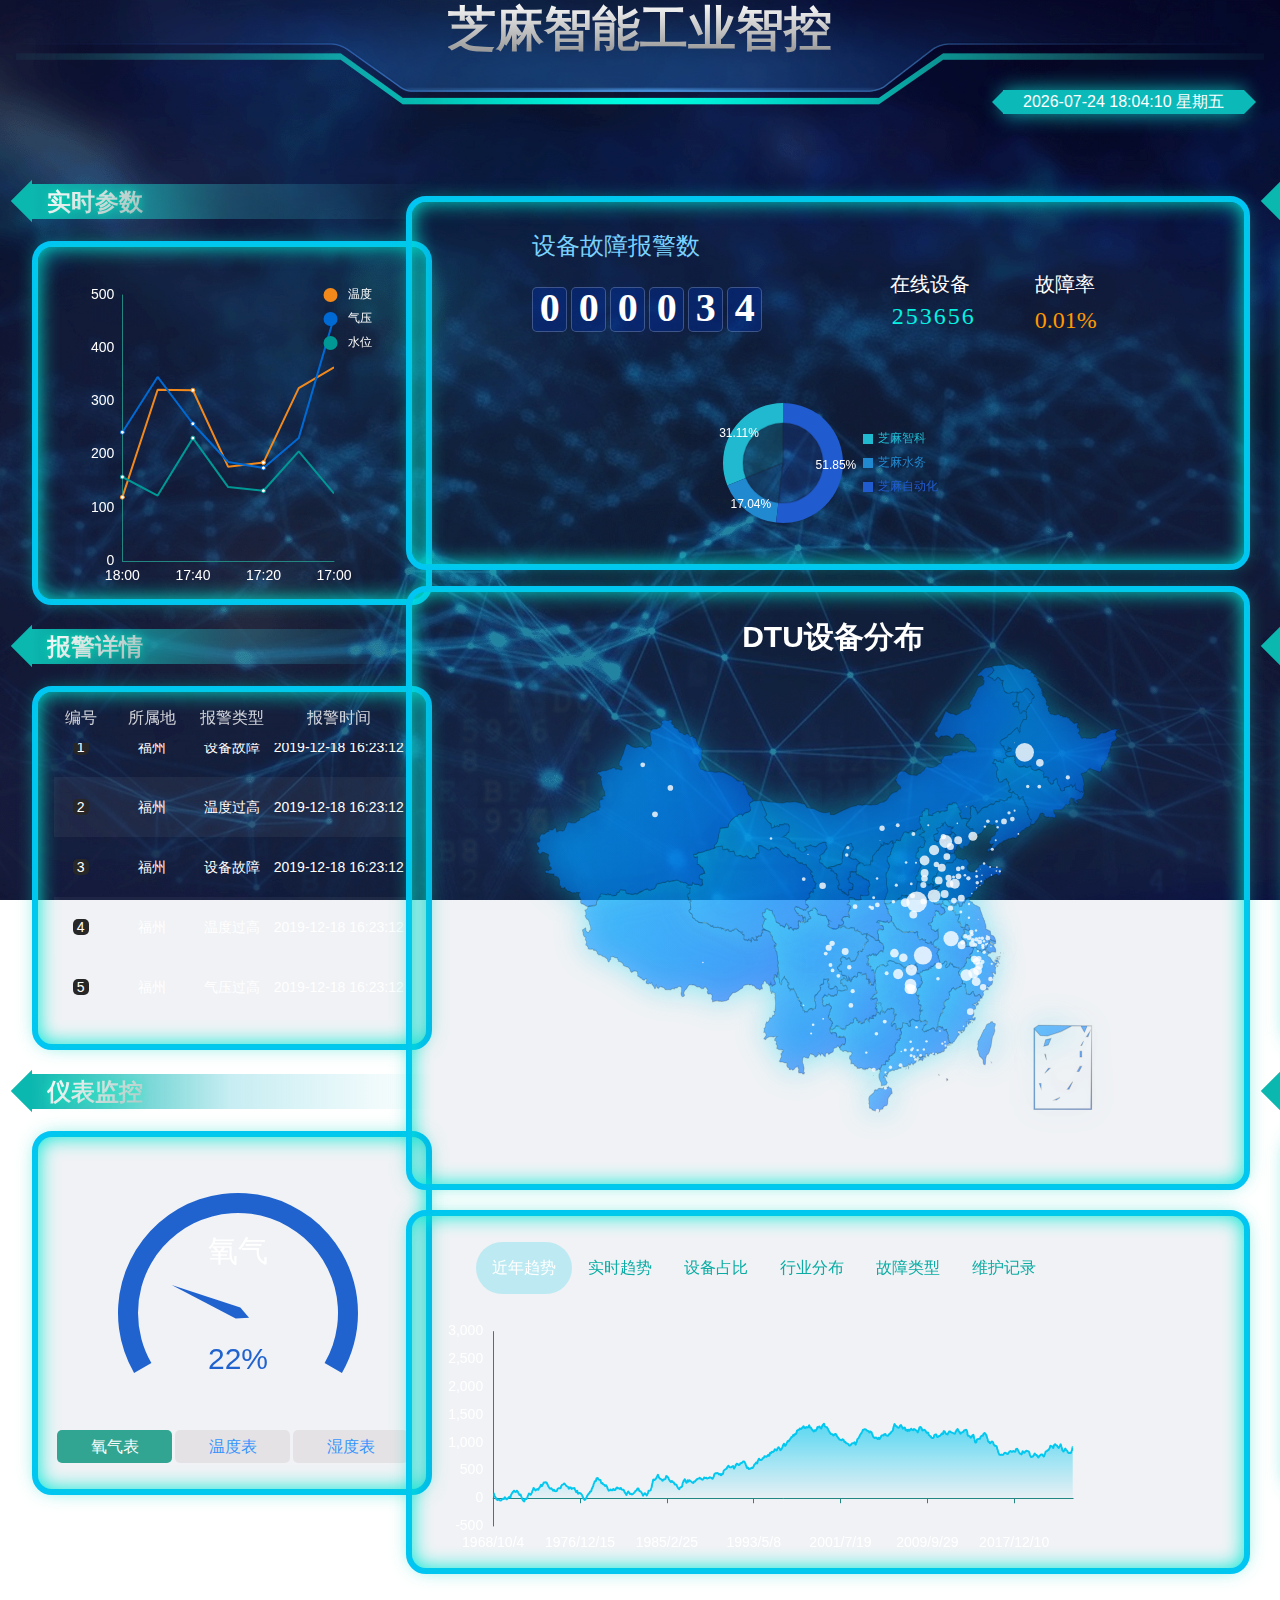
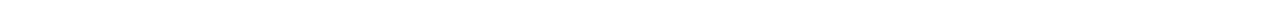
<file: index.html>
<!DOCTYPE html>
<html lang="en">

<head>
  <meta charset="UTF-8">
  <meta name="viewport" content="width=device-width, initial-scale=1.0">
  <meta http-equiv="X-UA-Compatible" content="IE=edge" />
  <link rel="stylesheet" href="./css/bootstrap.min.css">
  <link rel="stylesheet" href="./css/style.css">
  <link rel="stylesheet" href="./css/scroll.css">
  <link href="img/favicon.ico" rel="SHORTCUT ICON" />
  <title>芝麻智能工业智控</title>
  <script>
    //更新系统时间
    // window.onload=startTime();
    setInterval(startTime, 1000)

    function startTime() {
      var today = new Date(); //定义日期对象   
      var yyyy = today.getFullYear(); //通过日期对象的getFullYear()方法返回年    
      var MM = today.getMonth() + 1; //通过日期对象的getMonth()方法返回年    
      var dd = today.getDate(); //通过日期对象的getDate()方法返回年     
      var hh = today.getHours(); //通过日期对象的getHours方法返回小时   
      var mm = today.getMinutes(); //通过日期对象的getMinutes方法返回分钟   
      var ss = today.getSeconds(); //通过日期对象的getSeconds方法返回秒   
      // 如果分钟或小时的值小于10，则在其值前加0，比如如果时间是下午3点20分9秒的话，则显示15：20：09   
      MM = checkTime(MM);
      dd = checkTime(dd);
      mm = checkTime(mm);
      ss = checkTime(ss);
      var day; //用于保存星期（getDay()方法得到星期编号）
      if (today.getDay() == 0) day = "星期日 "
      if (today.getDay() == 1) day = "星期一 "
      if (today.getDay() == 2) day = "星期二 "
      if (today.getDay() == 3) day = "星期三 "
      if (today.getDay() == 4) day = "星期四 "
      if (today.getDay() == 5) day = "星期五 "
      if (today.getDay() == 6) day = "星期六 "
      document.getElementById('nowDateTimeSpan').innerHTML = yyyy + "-" + MM + "-" + dd + " " + hh + ":" + mm + ":" +
        ss + "   " + day;
      // setTimeout('startTime()',1000)
    }

    function checkTime(i) {
      if (i < 10) {
        i = "0" + i;
      }
      return i;
    };
  </script>
</head>

<body>
  <header>
    <h1 class="header-title">芝麻智能工业智控</h1>
    <span class="time" id="nowDateTimeSpan">当前时间获取中....</span>
  </header>
  <main>
    <div class="left">
      <div class="zm-container">
        <p class="zm-title"><span>实时参数</span></p>
        <div class="zm-box">
          <div id="echart_line" style="width: 300px;height:20rem;"></div>
        </div>
      </div>
      <div class="zm-container">
        <p class="zm-title"><span>报警详情</span></p>
        <div class="zm-box">
          <div class="boxall" style="width: 25rem;height:20rem;">
            <p class="pth"> <span>编号</span> <span>所属地</span> <span>报警类型</span> <span>报警时间</span> </p>
            <div class="zm-wrap">
              <li>
                <p> <span><i>1</i></span> <span>福州</span> <span>设备故障</span> <span>2019-12-18 16:23:12</span> </p>
              </li>
              <li>
                <p> <span><i>2</i></span> <span>福州</span> <span>温度过高</span> <span>2019-12-18 16:23:12</span> </p>
              </li>
              <li>
                <p> <span><i>3</i></span> <span>福州</span> <span>设备故障</span> <span>2019-12-18 16:23:12</span> </p>
              </li>
              <li>
                <p> <span><i>4</i></span> <span>福州</span> <span>温度过高</span> <span>2019-12-18 16:23:12</span> </p>
              </li>
              <li>
                <p> <span><i>5</i></span> <span>福州</span> <span>气压过高</span> <span>2019-12-18 16:23:12</span> </p>
              </li>
              <li>
                <p> <span><i>6</i></span> <span>福州</span> <span>设备故障</span> <span>2019-12-18 16:23:12</span> </p>
              </li>
              <li>
                <p> <span><i>7</i></span> <span>福州</span> <span>电压过低</span> <span>2019-12-18 16:23:12</span> </p>
              </li>
              <li>
                <p> <span><i>8</i></span> <span>福州</span> <span>设备故障</span> <span>2019-12-18 16:23:12</span> </p>
              </li>
              <li>
                <p> <span><i>9</i></span> <span>福州</span> <span>设备故障</span> <span>2019-12-18 16:23:12</span> </p>
              </li>
              <li>
                <p> <span><i>10</i></span> <span>福州</span> <span>电压过低</span> <span>2019-12-18 16:23:12</span> </p>
              </li>
              <li>
                <p> <span><i>11</i></span> <span>福州</span> <span>设备故障</span> <span>2019-12-18 16:23:12</span> </p>
              </li>
              <li>
                <p> <span><i>12</i></span> <span>福州</span> <span>气压过低</span> <span>2019-12-18 16:23:12</span> </p>
              </li>
              <li>
                <p> <span><i>13</i></span> <span>福州</span> <span>气压过高</span> <span>2019-12-18 16:23:12</span> </p>
              </li>
              <li>
                <p> <span><i>14</i></span> <span>福州</span> <span>气压过低</span> <span>2019-12-18 16:23:12</span> </p>
              </li>
            </div>
          </div>
        </div>
      </div>
       <div class="zm-container">
        <p class="zm-title"><span>仪表监控</span></p>
        <div class="zm-box">
          <div class="content_middle" style="width: 25rem;height:20rem">
            <div class="common_da">
              <a class="common btnLeft" href="javascript:;"></a>
              <a class="common btnRight" href="javascript:;"></a>
            </div>
            <ul>
              <li style="opacity: 100;filter:alpha(opacity=1);">
                <div id="echart_gauge_oxygen" style="width: 25rem;height:20rem;"></div>
              </li>
              <li>
                <div id="echart_gauge_temperature" style="width: 25rem;height:20rem;"></div>
              </li>
              <li>
                <div id="echart_gauge_humidity" style="width: 25rem;height:20rem;"></div>
              </li>
            </ul>
            <div class="table">
              <a class="small_active" href="javascript:;">氧气表</a>
              <a href="javascript:;">温度表</a>
              <a href="javascript:;">湿度表</a>
            </div>
          </div>
        </div>
      </div>
      

    </div>
    <div class="center">
      <div class="zm-box">
        <div>
          <div class="center-top">
            <div class="wei">
              <p class="dtu-online">设备故障报警数</p>
              <div id="dtuOnline" class="num">
                <span>正</span>
                <span>在</span>
                <span>加</span>
                <span>载</span>
                <span>中</span>
                <span>...</span>
              </div>
  
            </div>
            <div class="wei2">
              <div class="zi1">
                <div class="top-title">在线设备</div>
                <input id="total" type="text" class="change2" value="加载中..." />
              </div>
              <div class="zi2">
                <div class="top-title">故障率</div>
                <div class="percentage" id="pie">加载中...</div>
              </div>
            </div>
          </div>
          <div class="center-bottom">
            <div class="wei3">
              <div class="k8" id="echart_spie"></div>
            </div>
          </div>
        </div>
          
      </div>
      <div class="zm-container">
        <div class="zm-box">
          <div id="map" style="width: 50rem;height:35rem"></div>
        </div>
      </div>
      <div class="zm-container">
        <div class="zm-box">
          <div class="zmWrap">
          </div>
          <li class="label-switch" style="width: 50rem;height:20rem;">
            <ul class="tab-label">
              <li class="checked">近年趋势</li>
              <li>实时趋势</li>
              <li>设备占比</li>
              <li>行业分布</li>
              <li>故障类型</li>
              <li>维护记录</li>
            </ul>

            <ul class="tab-content" style="width: 42rem;height:20rem;">
              <li>
                <div id="tabEchart1" style="width: 42rem;height:15rem;"></div>
              </li>
              <li>
                <div id="tabEchart2" style="width: 42rem;height:15rem;"></div>
              </li>
              <li>
                <div class="tab3-pipe" style="width: 42rem;height:15rem;">
                  <div id="tab3_chart01" style="width: 33%;height:15rem;"></div>
                  <div id="tab3_chart02" style="width: 33%;height:15rem;"></div>
                  <div id="tab3_chart03" style="width: 33%;height:15rem;"></div>
                </div>
              </li>
              <li>
                <div id="tabEchart4" style="width: 42rem;height:15rem;"></div>
              </li>
              <li class="current">
                <div id="tabEchart5" style="width: 42rem;height:15rem;"></div>
              </li>
              <li>
                <div id="repairService-records" style="width: 42rem;height:15rem;">
                  <div class="boxall table2" style="width: 42rem;height:15rem;">
                    <p class="pth2"> <span>维护时间</span> <span>维护人</span> <span>维护地点</span> <span>维护详情</span> </p>
                    <ul class="zm-wrap2">
                      <li>
                        <p>
                          <span>2019-12-26</span>
                          <span>解决方案部xxx</span>
                          <span>福州</span>
                          <span>Plc排查</span>
                        </p>
                      </li>
                      <li>
                        <p>
                          <span>2019-12-26</span>
                          <span>解决方案部xxx</span>
                          <span>福州</span>
                          <span>Plc排查</span>
                        </p>
                      </li>
                      <li>
                        <p>
                          <span>2019-12-26</span>
                          <span>解决方案部xxx</span>
                          <span>福州</span>
                          <span>Plc排查</span>
                        </p>
                      </li>
                      <li>
                        <p>
                          <span>2019-12-26</span>
                          <span>解决方案部xxx</span>
                          <span>福州</span>
                          <span>Plc排查</span>
                        </p>
                      </li>
                      <li>
                        <p>
                          <span>2019-12-26</span>
                          <span>解决方案部xxx</span>
                          <span>福州</span>
                          <span>Plc排查</span>
                        </p>
                      </li>
                      <li>
                        <p>
                          <span>2019-12-26</span>
                          <span>解决方案部xxx</span>
                          <span>福州</span>
                          <span>Plc排查</span>
                        </p>
                      </li>
                      <li>
                        <p>
                          <span>2019-12-26</span>
                          <span>解决方案部xxx</span>
                          <span>福州</span>
                          <span>Plc排查</span>
                        </p>
                      </li>
                      <li>
                        <p>
                          <span>2019-12-26</span>
                          <span>解决方案部xxx</span>
                          <span>福州</span>
                          <span>Plc排查</span>
                        </p>
                      </li>
                    </ul>
                  </div>
                </div>
              </li>
            </ul>
        </div>
      </div>
    </div>
    <div class="right" >
      <div class="zm-container">
        <p class="zm-title"><span>设备运行</span></p>
        <div class="zm-box">
          <div id="echart_bar" style="width: 25rem;height:20rem"></div>
        </div>
      </div>
      <div class="zm-container">
        <p class="zm-title"><span>实时数据</span></p>
        <div class="zm-box">
          <div id="echart_realTimeData_line" style="width: 25rem;height:20rem"></div>
        </div>
      </div>
      <div class="zm-container">
        <p class="zm-title"><span>多行业</span></p>
        <div class="zm-box">
          <div id="echart_pie" style="width: 25rem;height:20rem"></div>
        </div>
      </div>
    </div>
  </main>
  <script type="text/javascript" src="./js/jquery.3.4.1.min.js"></script>
  <script type="text/javascript" src="./js/jquery.liMarquee.js"></script>
  <script type="text/javascript" src="js/echarts.min.js"></script>
  <script type="text/javascript" src="js/china.js"></script>
  <script type="text/javascript" src="js/index.js"></script>
  <script type="text/javascript" src="js/map.js"></script>
  <!-- <script type="text/javascript">
  s = window.screen.width / 1920;
  document.body.style.zoom = s;</script> -->
  <script type="text/javascript">
    //实时报警滚动
    $(function () {
      $('.zm-wrap').liMarquee({
        direction: 'up', //身上滚动
        runshort: true, //内容不足时不滚动
        scrollamount: 20 //速度
      });
    });
  </script>
  <script type="text/javascript">
    //维护记录滚动
    $(function (){
      var li = $('.tab-label li:nth-child(6)');
      li.onclick = repairRecords();

      function repairRecords() {
        $('.zm-wrap2').liMarquee({
          direction: 'up', //身上滚动
          runshort: true, //内容不足时不滚动
          scrollamount: 20 //速度
        });
      }
    })
  </script>
  <script type="text/javascript">
    $(function (){ //选项卡切换
      var li = $('.tab-label li');
      var div = $('.tab-content div');
      li.each(function (index) {
        $(this).click(function () {
          $('.tab-label li.checked').removeClass('checked') && $(this).addClass('checked'); //隐藏显示切换标签
          $(".tab-content li:eq(" + index + ")").show().siblings().hide() //隐藏显示内容
        })
      })
    })
  </script>
  <script  type="text/javascript">
    $(function (){ //设备在线数量刷新
      var online = 20;

      function onlineUpdate() {
        online += 7;
        var str = online.toString();
        switch (str.length) {
          case 6:
            str = str;
            break;
          case 5:
            str = '0' + str;
            break;
          case 4:
            str = '00' + str;
            break;
          case 3:
            str = '000' + str;
            break;
          case 2:
            str = '0000' + str;
            break;
          case 1:
            str = '00000' + str;
            break;
          case 0:
            str = '000000';
            break;
        }
        for (var i = 0; i < str.length; i++) {
          var span = document.querySelector(".num span:nth-child(".concat(i + 1, ")"));
          span.innerHTML = str.substring(i, i + 1);
        }
      }
      setInterval(onlineUpdate, 500)
    })

    window.onload = set_tine(); //设备总数量
    var total = 253456;

    function set_tine() {
      setTimeout(function () {
        total += 100;
        document.getElementById('total').value = total;
        set_tine();
      }, 500)
    }

    $(function (){ //故障率
      var pie = '76.34%';
      var online = '';
      var num = document.querySelector(".num");

      function set_pie() {
        online = '';
        for (i = 0; i < num.childElementCount; i++) {
          var span = document.querySelector(".num span:nth-child(".concat(i + 1, ")")).innerHTML;
          online += span;
        }
        online = parseInt(online);
        var span = document.querySelector(".num span:nth-child(".concat(i + 1, ")"));
        pie = (online / total * 100).toFixed(2);
        if (!isNaN(pie)) {
          document.getElementById('pie').innerHTML = pie + '%'
        } else {
          document.getElementById('pie').innerHTML = '加载中...';
        }

      }
      setInterval(set_pie, 500)
      set_pie();
    })
  </script>
  <script>
    $(function (){ //仪表盘轮播
      var aSmall = $('.content_middle .table a');
      var aLi = $('.content_middle ul li');
      var iNow = 0;
      aSmall.click(function () {
        var n = $(this).index();
        iNow = n;
        aLi.eq(iNow).siblings().stop().animate({
          opacity: 0
        }, 100);
        aLi.eq(iNow).stop().animate({
          opacity: 1
        }, 100);
        aSmall.eq(iNow).addClass('small_active').siblings().removeClass('small_active')
      })
    })
  </script>
</body>

</html>
</file>
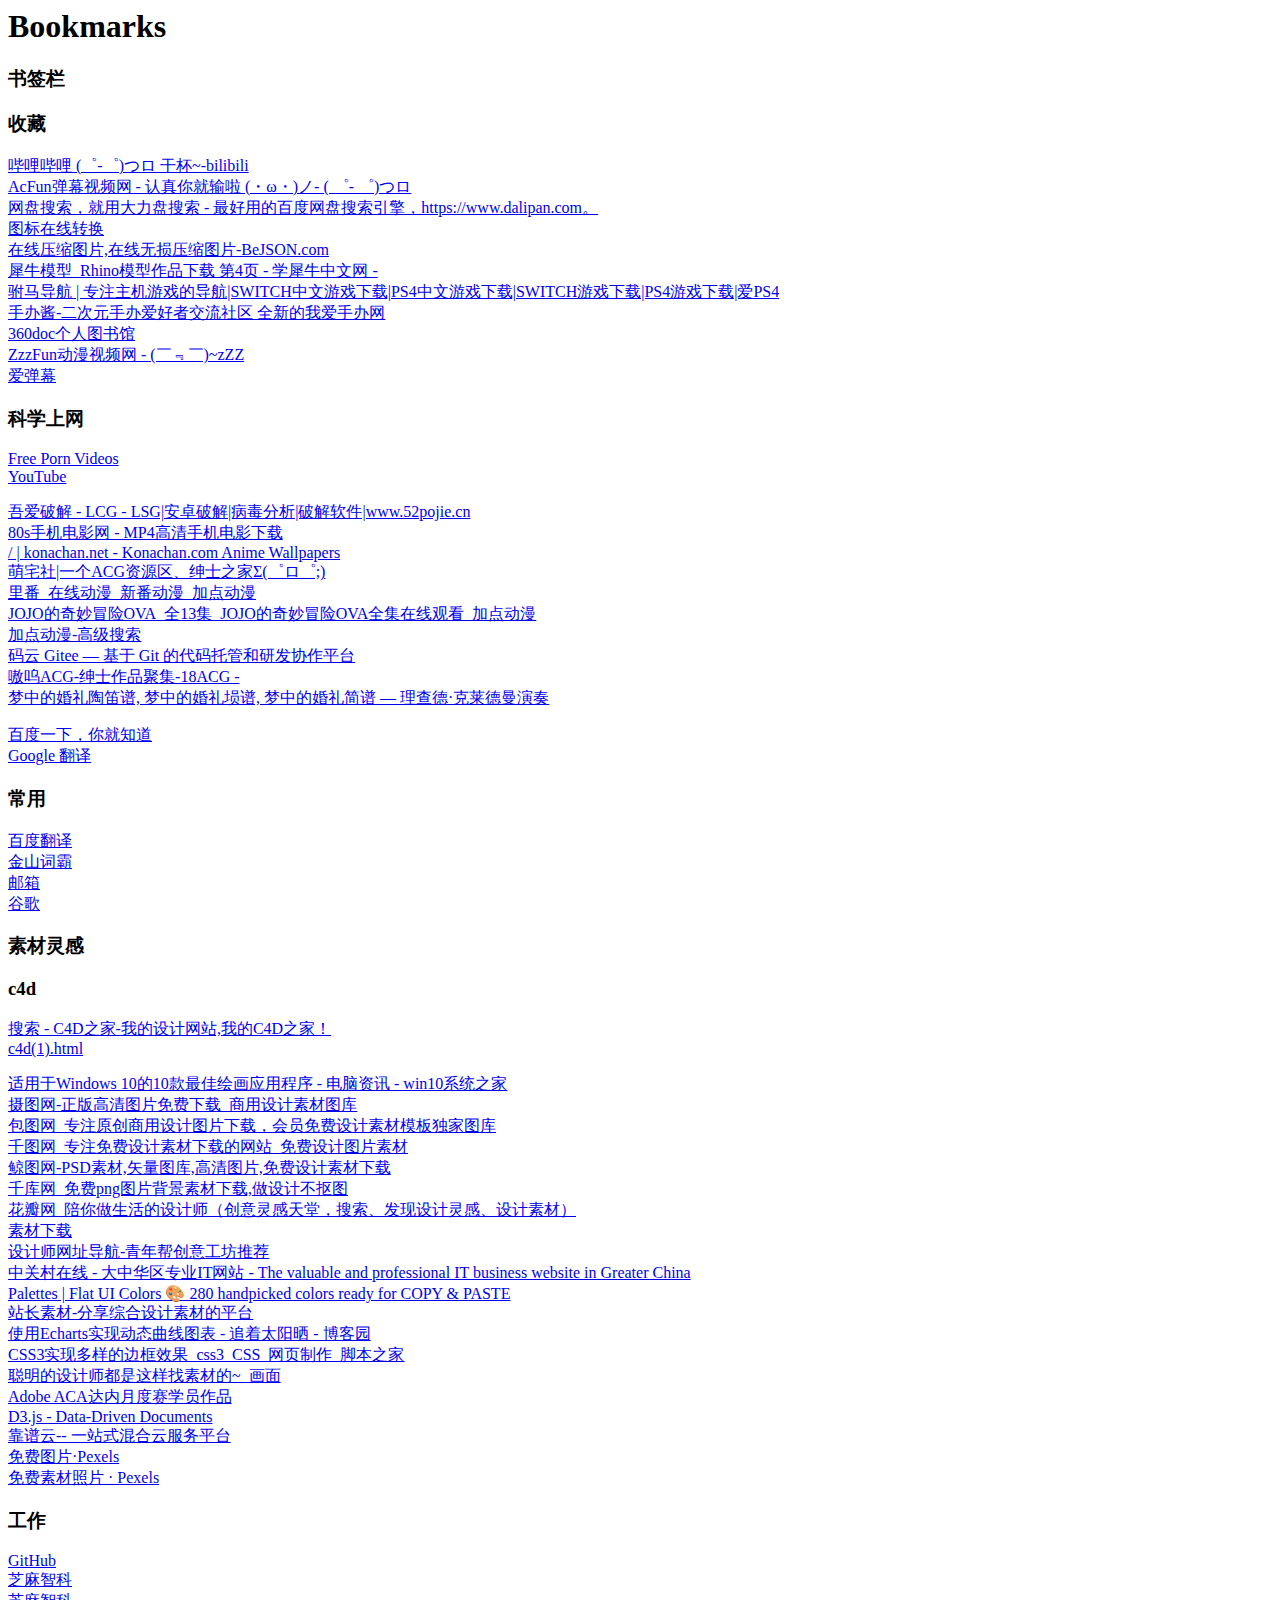
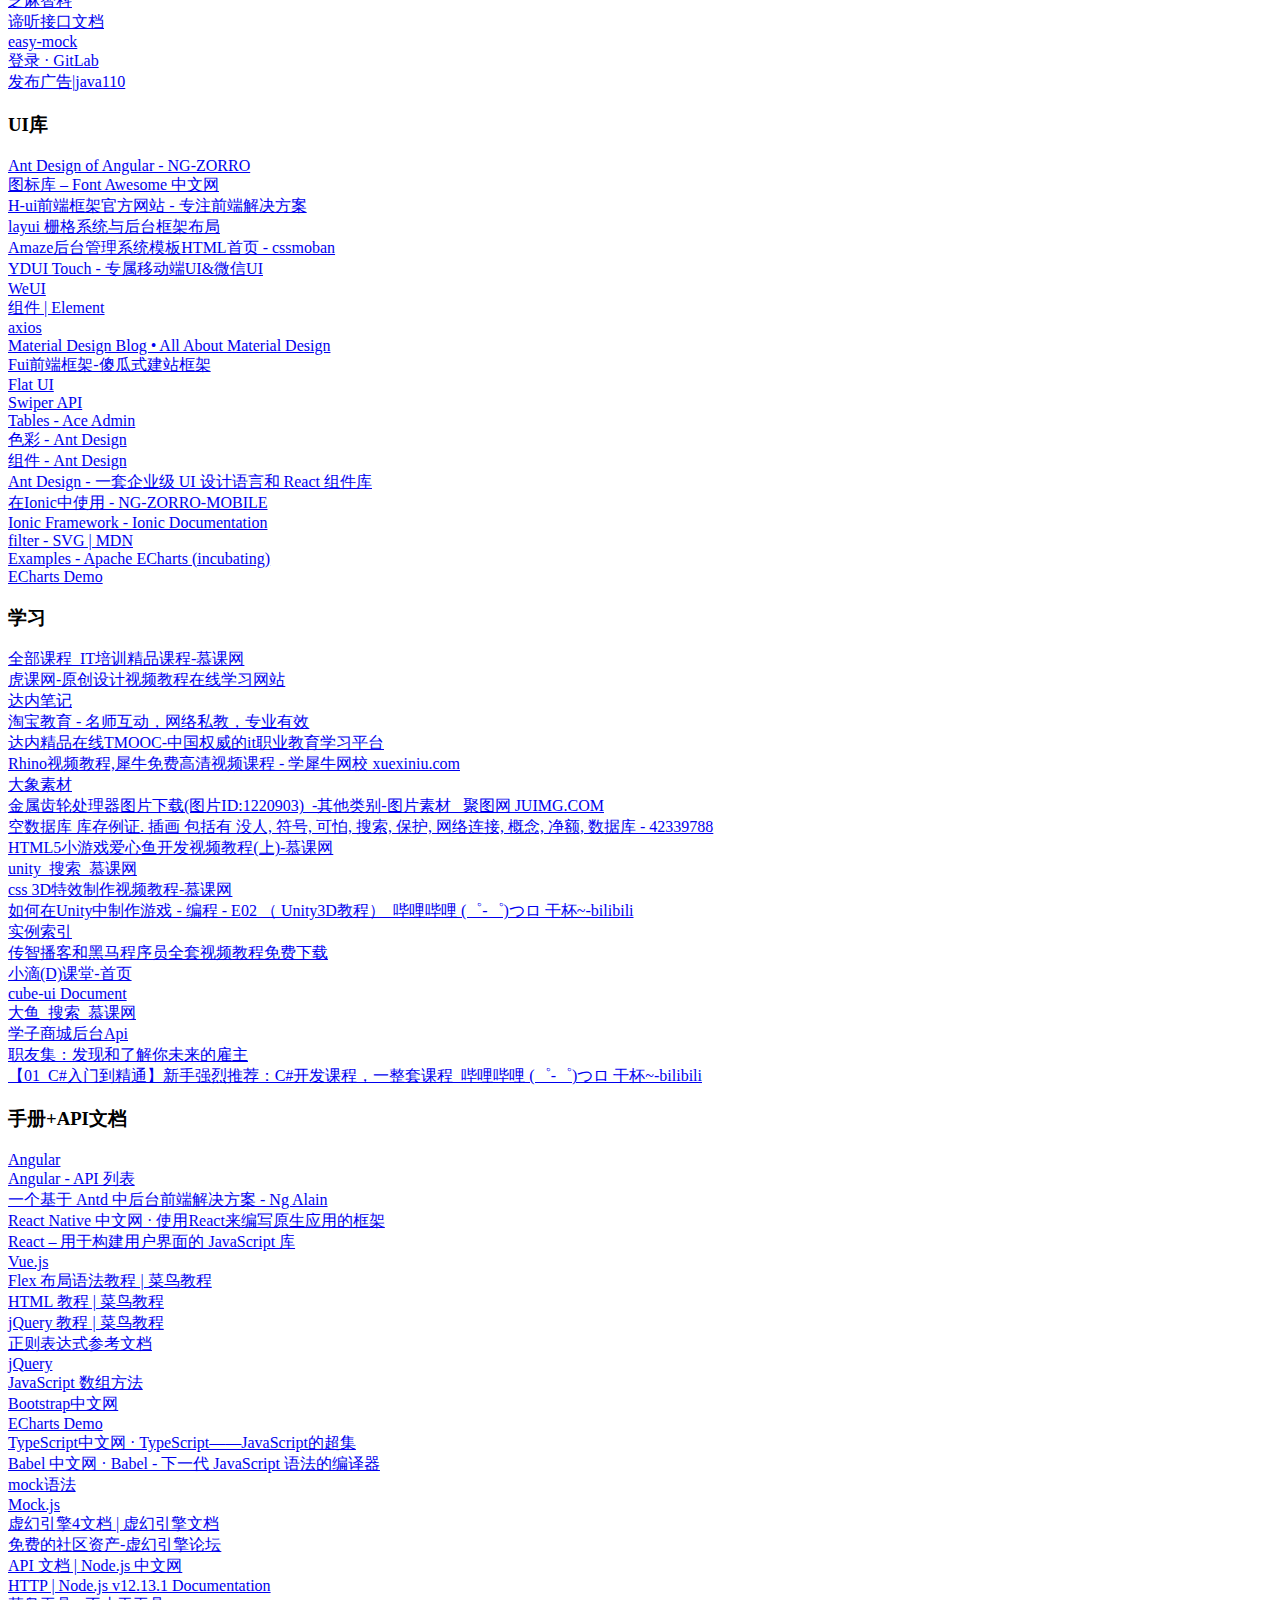
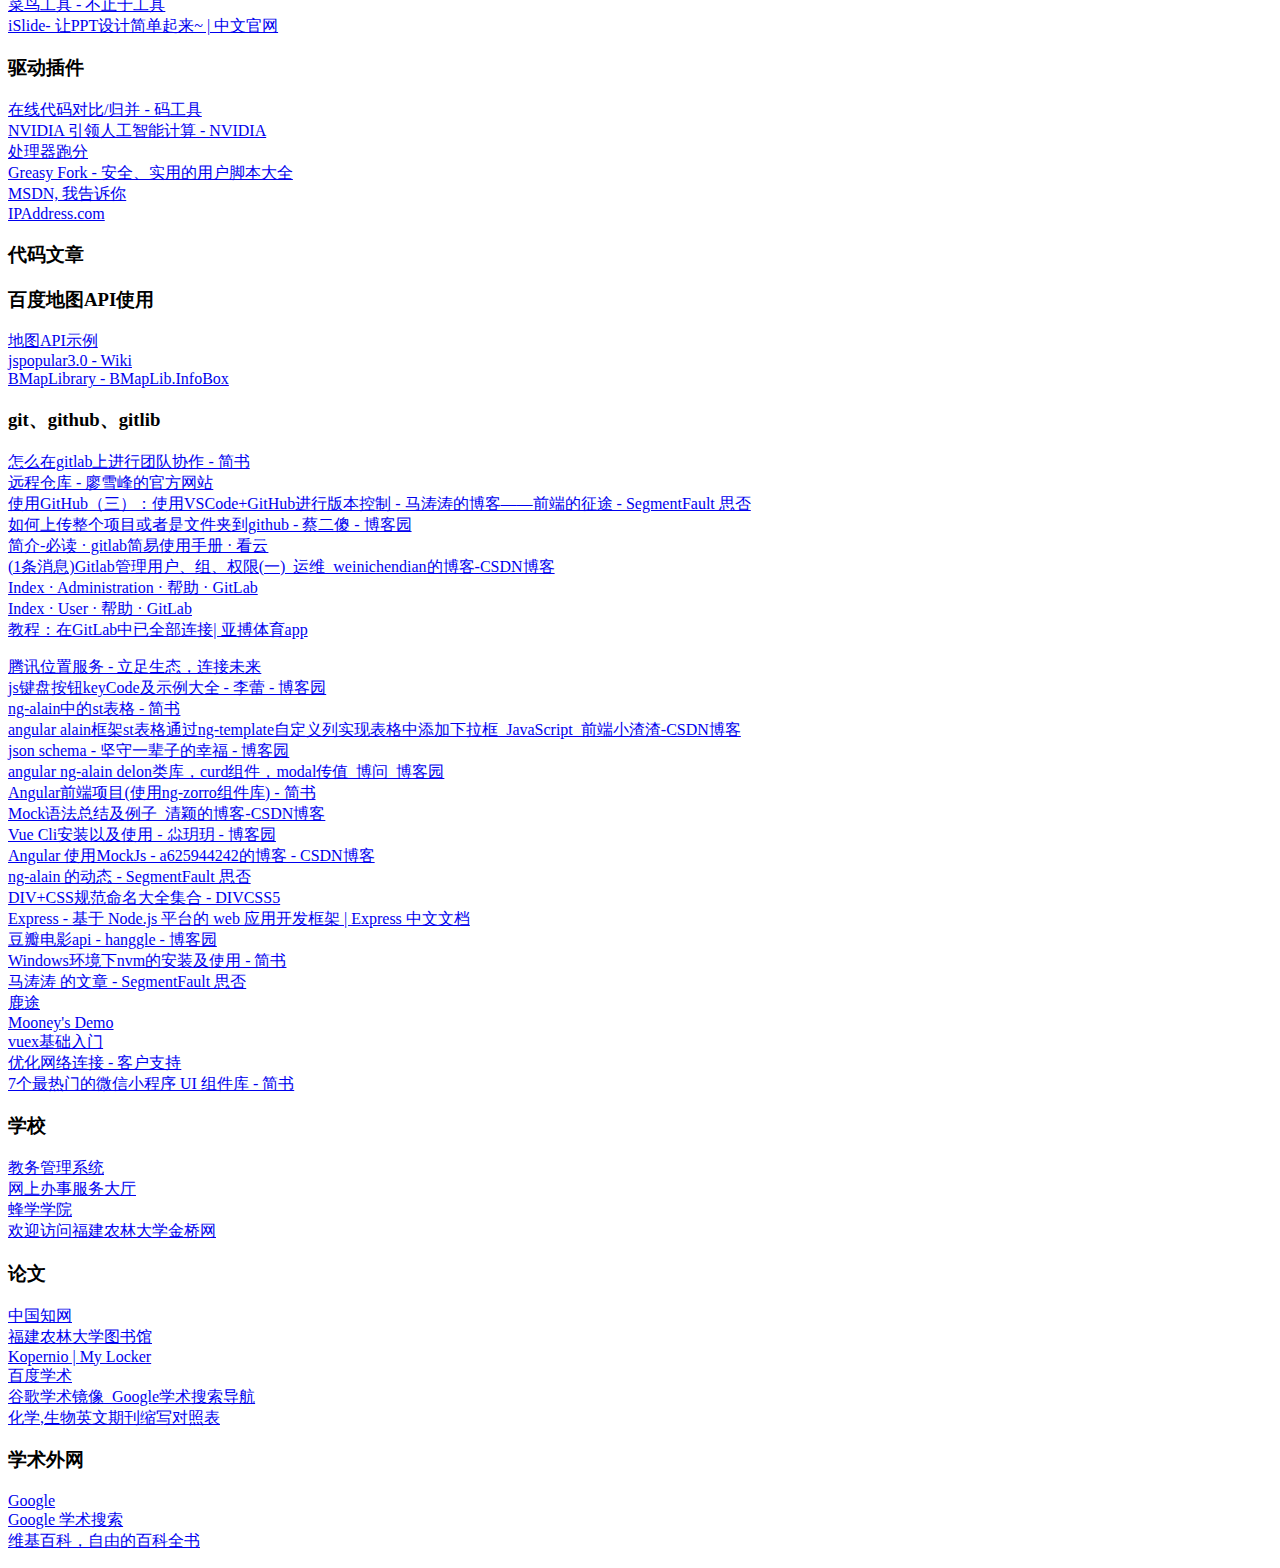
<file: 书签.html>
<!DOCTYPE NETSCAPE-Bookmark-file-1>
<!-- This is an automatically generated file.
     It will be read and overwritten.
     DO NOT EDIT! -->
<META HTTP-EQUIV="Content-Type" CONTENT="text/html; charset=UTF-8">
<TITLE>Bookmarks</TITLE>
<H1>Bookmarks</H1>
<DL><p>
    <DT><H3 ADD_DATE="1566061769" LAST_MODIFIED="1583896768" PERSONAL_TOOLBAR_FOLDER="true">书签栏</H3>
    <DL><p>
        <DT><H3 ADD_DATE="1566061795" LAST_MODIFIED="1583811140">收藏</H3>
        <DL><p>
            <DT><A HREF="https://www.bilibili.com/" ADD_DATE="1557655476" ICON="[data-uri]">哔哩哔哩 (゜-゜)つロ 干杯~-bilibili</A>
            <DT><A HREF="https://www.acfun.cn/" ADD_DATE="1579096477" ICON="[data-uri]">AcFun弹幕视频网 - 认真你就输啦 (・ω・)ノ- ( ゜- ゜)つロ</A>
            <DT><A HREF="https://www.dalipan.com/" ADD_DATE="1577350843" ICON="[data-uri]">网盘搜索，就用大力盘搜索 - 最好用的百度网盘搜索引擎，https://www.dalipan.com。</A>
            <DT><A HREF="https://www.easyicon.net/covert/" ADD_DATE="1566019137" ICON="[data-uri]">图标在线转换</A>
            <DT><A HREF="http://www.bejson.com/ui/compress_img/" ADD_DATE="1566288530" ICON="[data-uri]">在线压缩图片,在线无损压缩图片-BeJSON.com</A>
            <DT><A HREF="http://www.xuexiniu.com/forum.php?mod=forumdisplay&fid=21&sortid=8&filter=sortid&sortid=8&searchsort=1&leibie=9&page=4" ADD_DATE="1566306023" ICON="[data-uri]">犀牛模型_Rhino模型作品下载 第4页 - 学犀牛中文网 -</A>
            <DT><A HREF="https://loveps4.com/" ADD_DATE="1571058298">驸马导航 | 专注主机游戏的导航|SWITCH中文游戏下载|PS4中文游戏下载|SWITCH游戏下载|PS4游戏下载|爱PS4</A>
            <DT><A HREF="https://www.shoubanjiang.com/anime" ADD_DATE="1571738620" ICON="[data-uri]">手办酱-二次元手办爱好者交流社区 全新的我爱手办网</A>
            <DT><A HREF="http://www.360doc.com/index.html" ADD_DATE="1574253698" ICON="[data-uri]">360doc个人图书馆</A>
            <DT><A HREF="http://www.zzzfun.com/?m=vod-type-id-1.html&tdsourcetag=s_pctim_aiomsg" ADD_DATE="1575878329">ZzzFun动漫视频网 - (￣﹃￣)~zZZ</A>
            <DT><A HREF="https://idanmu.at/" ADD_DATE="1534486687" ICON="[data-uri]">爱弹幕</A>
            <DT><H3 ADD_DATE="1577350902" LAST_MODIFIED="1578906790">科学上网</H3>
            <DL><p>
                <DT><A HREF="https://www.pornhub.com/" ADD_DATE="1560229714" ICON="[data-uri]">Free Porn Videos</A>
                <DT><A HREF="https://www.youtube.com/" ADD_DATE="1560231093" ICON="[data-uri]">YouTube</A>
            </DL><p>
            <DT><A HREF="https://www.52pojie.cn/" ADD_DATE="1578018251" ICON="[data-uri]">吾爱破解 - LCG - LSG|安卓破解|病毒分析|破解软件|www.52pojie.cn</A>
            <DT><A HREF="http://www.8080s.net/" ADD_DATE="1578449533" ICON="[data-uri]">80s手机电影网 - MP4高清手机电影下载</A>
            <DT><A HREF="http://konachan.net/post?tags=" ADD_DATE="1579156170" ICON="[data-uri]">/ | konachan.net - Konachan.com Anime Wallpapers</A>
            <DT><A HREF="https://mzsacg.com/" ADD_DATE="1579481270" ICON="[data-uri]">萌宅社|一个ACG资源区、绅士之家Σ(゜ロ゜;)</A>
            <DT><A HREF="https://www.jiadiandm.net/" ADD_DATE="1579481309">里番_在线动漫_新番动漫_加点动漫</A>
            <DT><A HREF="https://www.jiadiandm.net/rhdm/8630/" ADD_DATE="1579481373">JOJO的奇妙冒险OVA_全13集_JOJO的奇妙冒险OVA全集在线观看_加点动漫</A>
            <DT><A HREF="https://www.jiadiandm.net/search.php?searchtype=5&jq=%E8%82%89%E7%89%87" ADD_DATE="1579481546">加点动漫-高级搜索</A>
            <DT><A HREF="https://gitee.com/" ADD_DATE="1579513521" ICON="[data-uri]">码云 Gitee — 基于 Git 的代码托管和研发协作平台</A>
            <DT><A HREF="https://awacgg2.vip/" ADD_DATE="1582941884" ICON="[data-uri]">嗷呜ACG-绅士作品聚集-18ACG -</A>
            <DT><A HREF="http://www.happi123.com/jianpu/jriwb1Zb1.html" ADD_DATE="1564891429" ICON="[data-uri]">梦中的婚礼陶笛谱, 梦中的婚礼埙谱, 梦中的婚礼简谱 — 理查德·克莱德曼演奏</A>
        </DL><p>
        <DT><A HREF="https://www.baidu.com/" ADD_DATE="1565187923" ICON="[data-uri]">百度一下，你就知道</A>
        <DT><A HREF="https://translate.google.cn/" ADD_DATE="1535304370" ICON="[data-uri]">Google 翻译</A>
        <DT><H3 ADD_DATE="1583800757" LAST_MODIFIED="1583800779">常用</H3>
        <DL><p>
            <DT><A HREF="https://fanyi.baidu.com/?aldtype=16047#auto/zh" ADD_DATE="1577933367" ICON="[data-uri]">百度翻译</A>
            <DT><A HREF="http://www.iciba.com/" ADD_DATE="1574756045" ICON="[data-uri]">金山词霸</A>
            <DT><A HREF="https://mail.qq.com/cgi-bin/loginpage" ADD_DATE="1555999578" ICON="[data-uri]">邮箱</A>
            <DT><A HREF="http://www.google.com/" ADD_DATE="1565403319" ICON="[data-uri]">谷歌</A>
        </DL><p>
        <DT><H3 ADD_DATE="1566061795" LAST_MODIFIED="1583896470">素材灵感</H3>
        <DL><p>
            <DT><H3 ADD_DATE="1574733405" LAST_MODIFIED="1576459542">c4d</H3>
            <DL><p>
                <DT><A HREF="http://www.c4d.cn/search.php?mod=forum" ADD_DATE="1568185203" ICON="[data-uri]">搜索 - C4D之家-我的设计网站,我的C4D之家！</A>
                <DT><A HREF="file:///C:/Users/Admin/Downloads/c4d(1).html" ADD_DATE="1576457892">c4d(1).html</A>
            </DL><p>
            <DT><A HREF="http://www.ghost580.com/zixun/2017-11-14/22593.html" ADD_DATE="1564732797" ICON="[data-uri]">适用于Windows 10的10款最佳绘画应用程序 - 电脑资讯 - win10系统之家</A>
            <DT><A HREF="http://699pic.com/" ADD_DATE="1563238852" ICON="[data-uri]">摄图网-正版高清图片免费下载_商用设计素材图库</A>
            <DT><A HREF="https://ibaotu.com/" ADD_DATE="1563238845" ICON="[data-uri]">包图网_专注原创商用设计图片下载，会员免费设计素材模板独家图库</A>
            <DT><A HREF="https://www.58pic.com/" ADD_DATE="1563238828" ICON="[data-uri]">千图网_专注免费设计素材下载的网站_免费设计图片素材</A>
            <DT><A HREF="https://www.ijtoo.com/" ADD_DATE="1565853187" ICON="[data-uri]">鲸图网-PSD素材,矢量图库,高清图片,免费设计素材下载</A>
            <DT><A HREF="https://588ku.com/" ADD_DATE="1563238807" ICON="[data-uri]">千库网_免费png图片背景素材下载,做设计不抠图</A>
            <DT><A HREF="https://huaban.com/" ADD_DATE="1573394617" ICON="[data-uri]">花瓣网_陪你做生活的设计师（创意灵感天堂，搜索、发现设计灵感、设计素材）</A>
            <DT><A HREF="http://www.guoshuji.cn/#/index" ADD_DATE="1574296778">素材下载</A>
            <DT><A HREF="http://www.qingnian8.com/" ADD_DATE="1562048792" ICON="[data-uri]">设计师网址导航-青年帮创意工坊推荐</A>
            <DT><A HREF="http://www.zol.com.cn/" ADD_DATE="1573198197" ICON="[data-uri]">中关村在线 - 大中华区专业IT网站 - The valuable and professional IT business website in Greater China</A>
            <DT><A HREF="https://flatuicolors.com/" ADD_DATE="1575552727" ICON="[data-uri]">Palettes | Flat UI Colors 🎨 280 handpicked colors ready for COPY &amp; PASTE</A>
            <DT><A HREF="http://sc.chinaz.com/" ADD_DATE="1576824354" ICON="[data-uri]">站长素材-分享综合设计素材的平台</A>
            <DT><A HREF="https://www.cnblogs.com/onetwo/p/5530333.html" ADD_DATE="1577089559" ICON="[data-uri]">使用Echarts实现动态曲线图表 - 追着太阳晒 - 博客园</A>
            <DT><A HREF="https://www.jb51.net/css/611508.html" ADD_DATE="1576117797" ICON="[data-uri]">CSS3实现多样的边框效果_css3_CSS_网页制作_脚本之家</A>
            <DT><A HREF="http://www.sohu.com/a/246469896_100034466" ADD_DATE="1577361901" ICON="[data-uri]">聪明的设计师都是这样找素材的~_画面</A>
            <DT><A HREF="http://sh.ui.tedu.cn/zt/xy/" ADD_DATE="1577432120" ICON="[data-uri]">Adobe ACA达内月度赛学员作品</A>
            <DT><A HREF="https://d3js.org/" ADD_DATE="1577925810" ICON="[data-uri]">D3.js - Data-Driven Documents</A>
            <DT><A HREF="https://www.kaopuyun.com/" ADD_DATE="1578575302" ICON="[data-uri]">靠谱云-- 一站式混合云服务平台</A>
            <DT><A HREF="https://www.pexels.com/" ADD_DATE="1582612418" ICON="[data-uri]">免费图片·Pexels</A>
            <DT><A HREF="https://www.pexels.com/zh-cn/" ADD_DATE="1582612771" ICON="[data-uri]">免费素材照片 · Pexels</A>
        </DL><p>
        <DT><H3 ADD_DATE="1566061795" LAST_MODIFIED="1584090879">工作</H3>
        <DL><p>
            <DT><A HREF="https://github.com/" ADD_DATE="1582859794" ICON="[data-uri]">GitHub</A>
            <DT><A HREF="http://www.fzditing.com/" ADD_DATE="1573439347" ICON="[data-uri]">芝麻智科</A>
            <DT><A HREF="http://192.168.0.221:8091/" ADD_DATE="1583309768" ICON="[data-uri]">芝麻智科</A>
            <DT><A HREF="http://192.168.0.221:8091/doc.html" ADD_DATE="1583309784" ICON="[data-uri]">谛听接口文档</A>
            <DT><A HREF="http://mock.mengxuegu.com/" ADD_DATE="1569642015">easy-mock</A>
            <DT><A HREF="http://192.168.1.100:8080/users/sign_in" ADD_DATE="1583893649" ICON="[data-uri]">登录 · GitLab</A>
            <DT><A HREF="https://hc.demo.winqi.cn/flow/advertFlow#" ADD_DATE="1584060438" ICON="[data-uri]">发布广告|java110</A>
        </DL><p>
        <DT><H3 ADD_DATE="1566061795" LAST_MODIFIED="1584000893">UI库</H3>
        <DL><p>
            <DT><A HREF="https://ng.ant.design/docs/introduce/zh" ADD_DATE="1574740397" ICON="[data-uri]">Ant Design of Angular - NG-ZORRO</A>
            <DT><A HREF="http://www.fontawesome.com.cn/faicons/" ADD_DATE="1562554217">图标库 – Font Awesome 中文网</A>
            <DT><A HREF="http://www.h-ui.net/" ADD_DATE="1561938059" ICON="[data-uri]">H-ui前端框架官方网站 - 专注前端解决方案</A>
            <DT><A HREF="https://www.layui.com/doc/element/layout.html" ADD_DATE="1561938139" ICON="[data-uri]">layui 栅格系统与后台框架布局</A>
            <DT><A HREF="http://demo.cssmoban.com/cssthemes4/cpts_640_cej/admin-index.html" ADD_DATE="1561938253" ICON="[data-uri]">Amaze后台管理系统模板HTML首页 - cssmoban</A>
            <DT><A HREF="http://www.ydui.org/" ADD_DATE="1561938168" ICON="[data-uri]">YDUI Touch - 专属移动端UI&amp;微信UI</A>
            <DT><A HREF="https://weui.io/" ADD_DATE="1561938102" ICON="[data-uri]">WeUI</A>
            <DT><A HREF="https://element.eleme.cn/#/zh-CN/component/installation" ADD_DATE="1569592959" ICON="[data-uri]">组件 | Element</A>
            <DT><A HREF="https://github.com/axios/axios#creating-an-instance" ADD_DATE="1569596854" ICON="[data-uri]">axios</A>
            <DT><A HREF="http://materialdesignblog.com/" ADD_DATE="1575031116">Material Design Blog • All About Material Design</A>
            <DT><A HREF="http://www.fuwutu.com/file.html" ADD_DATE="1575552516" ICON="[data-uri]">Fui前端框架-傻瓜式建站框架</A>
            <DT><A HREF="https://www.bootcss.com/p/flat-ui/#" ADD_DATE="1575552430" ICON="[data-uri]">Flat UI</A>
            <DT><A HREF="https://swiperjs.com/api/" ADD_DATE="1574826768" ICON="[data-uri]">Swiper API</A>
            <DT><A HREF="http://ace.jeka.by/tables.html" ADD_DATE="1561510779" ICON="[data-uri]">Tables - Ace Admin</A>
            <DT><A HREF="https://ant.design/docs/spec/colors-cn" ADD_DATE="1583483522" ICON="[data-uri]">色彩 - Ant Design</A>
            <DT><A HREF="https://ant.design/components/button-cn/" ADD_DATE="1583484167" ICON="[data-uri]">组件 - Ant Design</A>
            <DT><A HREF="https://ant.design/index-cn" ADD_DATE="1583484069" ICON="[data-uri]">Ant Design - 一套企业级 UI 设计语言和 React 组件库</A>
            <DT><A HREF="https://ng.mobile.ant.design/#/docs/running-in-ionic/zh" ADD_DATE="1582084515" ICON="[data-uri]">在Ionic中使用 - NG-ZORRO-MOBILE</A>
            <DT><A HREF="https://ionicframework.com/docs" ADD_DATE="1574752942" ICON="[data-uri]">Ionic Framework - Ionic Documentation</A>
            <DT><A HREF="https://developer.mozilla.org/zh-CN/docs/Web/SVG/Element/filter" ADD_DATE="1576459542" ICON="[data-uri]">filter - SVG | MDN</A>
            <DT><A HREF="https://www.echartsjs.com/examples/zh/editor.html?c=map-china" ADD_DATE="1576223754" ICON="[data-uri]">Examples - Apache ECharts (incubating)</A>
            <DT><A HREF="https://echarts.baidu.com/examples/editor.html?c=map3d-buildings&gl=1&theme=light" ADD_DATE="1562210999">ECharts Demo</A>
        </DL><p>
        <DT><H3 ADD_DATE="1566061795" LAST_MODIFIED="1583811704">学习</H3>
        <DL><p>
            <DT><A HREF="http://www.imooc.com/course/list" ADD_DATE="1561938577" ICON="[data-uri]">全部课程_IT培训精品课程-慕课网</A>
            <DT><A HREF="https://huke88.com/" ADD_DATE="1561938707" ICON="[data-uri]">虎课网-原创设计视频教程在线学习网站</A>
            <DT><A HREF="http://code.tarena.com.cn/" ADD_DATE="1574253545">达内笔记</A>
            <DT><A HREF="https://xue.taobao.com/?spm=a2174.7789578.2.2.HqzF4E" ADD_DATE="1569591819" ICON="[data-uri]">淘宝教育 - 名师互动，网络私教，专业有效</A>
            <DT><A HREF="http://www.tmooc.cn/" ADD_DATE="1558766105" ICON="[data-uri]">达内精品在线TMOOC-中国权威的it职业教育学习平台</A>
            <DT><A HREF="http://www.xuexiniu.com/kc/70/" ADD_DATE="1566306984" ICON="[data-uri]">Rhino视频教程,犀牛免费高清视频课程 - 学犀牛网校 xuexiniu.com</A>
            <DT><A HREF="http://669tao.cn/index/login/login.html" ADD_DATE="1573391707" ICON="[data-uri]">大象素材</A>
            <DT><A HREF="http://www.juimg.com/tupian/201702/qitakeji_1220903.html" ADD_DATE="1576139258" ICON="[data-uri]">金属齿轮处理器图片下载(图片ID:1220903)_-其他类别-图片素材_ 聚图网 JUIMG.COM</A>
            <DT><A HREF="https://cn.dreamstime.com/%E5%BA%93%E5%AD%98%E4%BE%8B%E8%AF%81-%E7%A9%BA%E6%95%B0%E6%8D%AE%E5%BA%93-image42339788" ADD_DATE="1576141024">空数据库 库存例证. 插画 包括有 没人, 符号, 可怕, 搜索, 保护, 网络连接, 概念, 净额, 数据库 - 42339788</A>
            <DT><A HREF="https://www.imooc.com/learn/515" ADD_DATE="1573653388" ICON="[data-uri]">HTML5小游戏爱心鱼开发视频教程(上)-慕课网</A>
            <DT><A HREF="http://www.imooc.com/search/?type=course&words=unity" ADD_DATE="1578452417" ICON="[data-uri]">unity_搜索_慕课网</A>
            <DT><A HREF="http://www.imooc.com/learn/77" ADD_DATE="1578452743" ICON="[data-uri]">css 3D特效制作视频教程-慕课网</A>
            <DT><A HREF="https://www.bilibili.com/video/av31430415/?spm_id_from=333.788.videocard.0" ADD_DATE="1578454116" ICON="[data-uri]">如何在Unity中制作游戏 - 编程 - E02 （ Unity3D教程）_哔哩哔哩 (゜-゜)つロ 干杯~-bilibili</A>
            <DT><A HREF="http://www.fgm.cc/learn/" ADD_DATE="1578906088" ICON="[data-uri]">实例索引</A>
            <DT><A HREF="http://yun.itheima.com/course" ADD_DATE="1579598149" ICON="[data-uri]">传智播客和黑马程序员全套视频教程免费下载</A>
            <DT><A HREF="https://xdclass.net/#/index" ADD_DATE="1581854152" ICON="[data-uri]">小滴(D)课堂-首页</A>
            <DT><A HREF="https://didi.github.io/cube-ui/#/zh-CN" ADD_DATE="1581856245" ICON="[data-uri]">cube-ui Document</A>
            <DT><A HREF="https://www.imooc.com/search/?type=course&words=%E5%A4%A7%E9%B1%BC" ADD_DATE="1573658248" ICON="[data-uri]">大鱼_搜索_慕课网</A>
            <DT><A HREF="http://www.codeboy.com/data/" ADD_DATE="1574993879">学子商城后台Api</A>
            <DT><A HREF="https://www.jobui.com/" ADD_DATE="1573443986" ICON="[data-uri]">职友集：发现和了解你未来的雇主</A>
            <DT><A HREF="https://www.bilibili.com/video/av80494219?from=search&seid=11392725492192928451" ADD_DATE="1583246096" ICON="[data-uri]">【01_C#入门到精通】新手强烈推荐：C#开发课程，一整套课程_哔哩哔哩 (゜-゜)つロ 干杯~-bilibili</A>
        </DL><p>
        <DT><H3 ADD_DATE="1576459781" LAST_MODIFIED="1583862090">手册+API文档</H3>
        <DL><p>
            <DT><A HREF="https://angular.cn/" ADD_DATE="1573607738" ICON="[data-uri]">Angular</A>
            <DT><A HREF="https://angular.cn/api" ADD_DATE="1574319218" ICON="[data-uri]">Angular - API 列表</A>
            <DT><A HREF="https://ng-alain.com/zh" ADD_DATE="1574069180" ICON="[data-uri]">一个基于 Antd 中后台前端解决方案 - Ng Alain</A>
            <DT><A HREF="https://reactnative.cn/" ADD_DATE="1579134892" ICON="[data-uri]">React Native 中文网 · 使用React来编写原生应用的框架</A>
            <DT><A HREF="https://react.docschina.org/" ADD_DATE="1562210737" ICON="[data-uri]">React – 用于构建用户界面的 JavaScript 库</A>
            <DT><A HREF="https://cn.vuejs.org/" ADD_DATE="1561938290" ICON="[data-uri]">Vue.js</A>
            <DT><A HREF="https://www.runoob.com/w3cnote/flex-grammar.html" ADD_DATE="1576200936" ICON="[data-uri]">Flex 布局语法教程 | 菜鸟教程</A>
            <DT><A HREF="https://www.runoob.com/html/html-tutorial.html" ADD_DATE="1576633952" ICON="[data-uri]">HTML 教程 | 菜鸟教程</A>
            <DT><A HREF="https://www.runoob.com/jquery/jquery-tutorial.html" ADD_DATE="1576633933" ICON="[data-uri]">jQuery 教程 | 菜鸟教程</A>
            <DT><A HREF="http://www.regexlab.com/zh/regref.htm" ADD_DATE="1578012923" ICON="[data-uri]">正则表达式参考文档</A>
            <DT><A HREF="https://jquery.com/" ADD_DATE="1561938436" ICON="[data-uri]">jQuery</A>
            <DT><A HREF="https://www.w3school.com.cn/js/js_array_methods.asp" ADD_DATE="1574260645" ICON="[data-uri]">JavaScript 数组方法</A>
            <DT><A HREF="https://www.bootcss.com/" ADD_DATE="1561938381" ICON="[data-uri]">Bootstrap中文网</A>
            <DT><A HREF="https://echarts.baidu.com/examples/" ADD_DATE="1561510772" ICON="[data-uri]">ECharts Demo</A>
            <DT><A HREF="https://www.tslang.cn/" ADD_DATE="1574392541">TypeScript中文网 · TypeScript——JavaScript的超集</A>
            <DT><A HREF="https://www.babeljs.cn/" ADD_DATE="1577350181" ICON="[data-uri]">Babel 中文网 · Babel - 下一代 JavaScript 语法的编译器</A>
            <DT><A HREF="https://github.com/nuysoft/Mock/wiki" ADD_DATE="1578012211" ICON="[data-uri]">mock语法</A>
            <DT><A HREF="http://mockjs.com/" ADD_DATE="1577678531">Mock.js</A>
            <DT><A HREF="https://docs.unrealengine.com/zh-CN/index.html" ADD_DATE="1578965176" ICON="[data-uri]">虚幻引擎4文档 | 虚幻引擎文档</A>
            <DT><A HREF="https://forums.unrealengine.com/community/community-content-tools-and-tutorials/51392-free-community-assets" ADD_DATE="1578972232" ICON="[data-uri]">免费的社区资产-虚幻引擎论坛</A>
            <DT><A HREF="http://nodejs.cn/api/" ADD_DATE="1575169393" ICON="[data-uri]">API 文档 | Node.js 中文网</A>
            <DT><A HREF="https://nodejs.org/dist/latest-v12.x/docs/api/http.html" ADD_DATE="1575169408" ICON="[data-uri]">HTTP | Node.js v12.13.1 Documentation</A>
            <DT><A HREF="https://c.runoob.com/" ADD_DATE="1583829150" ICON="[data-uri]">菜鸟工具 - 不止于工具</A>
            <DT><A HREF="https://www.islide.cc/" ADD_DATE="1583862087" ICON="[data-uri]">iSlide- 让PPT设计简单起来~ | 中文官网</A>
        </DL><p>
        <DT><H3 ADD_DATE="1583845838" LAST_MODIFIED="1584000884">驱动插件</H3>
        <DL><p>
            <DT><A HREF="http://www.matools.com/compare" ADD_DATE="1583845819" ICON="[data-uri]">在线代码对比/归并 - 码工具</A>
            <DT><A HREF="https://www.nvidia.cn/" ADD_DATE="1565402926" ICON="[data-uri]">NVIDIA 引领人工智能计算 - NVIDIA</A>
            <DT><A HREF="http://browser.geekbench.com/processor-benchmarks" ADD_DATE="1565240734">处理器跑分</A>
            <DT><A HREF="https://greasyfork.org/zh-CN/" ADD_DATE="1583895784">Greasy Fork - 安全、实用的用户脚本大全</A>
            <DT><A HREF="https://msdn.itellyou.cn/" ADD_DATE="1566803413" ICON="[data-uri]">MSDN, 我告诉你</A>
            <DT><A HREF="https://www.ipaddress.com/" ADD_DATE="1583899698" ICON="[data-uri]">IPAddress.com</A>
        </DL><p>
        <DT><H3 ADD_DATE="1583811034" LAST_MODIFIED="1584090893">代码文章</H3>
        <DL><p>
            <DT><H3 ADD_DATE="1583811126" LAST_MODIFIED="1583893649">百度地图API使用</H3>
            <DL><p>
                <DT><A HREF="http://lbsyun.baidu.com/jsdemo.htm#canvaslayer" ADD_DATE="1561510765">地图API示例</A>
                <DT><A HREF="http://lbsyun.baidu.com/index.php?title=jspopular3.0" ADD_DATE="1561510768" ICON="[data-uri]">jspopular3.0 - Wiki</A>
                <DT><A HREF="http://api.map.baidu.com/library/InfoBox/1.2/docs/symbols/BMapLib.InfoBox.html" ADD_DATE="1583833739" ICON="[data-uri]">BMapLibrary - BMapLib.InfoBox</A>
            </DL><p>
            <DT><H3 ADD_DATE="1583896620" LAST_MODIFIED="1584092741">git、github、gitlib</H3>
            <DL><p>
                <DT><A HREF="https://www.jianshu.com/p/37d981f1255b" ADD_DATE="1583896470" ICON="[data-uri]">怎么在gitlab上进行团队协作 - 简书</A>
                <DT><A HREF="https://www.liaoxuefeng.com/wiki/896043488029600/896954117292416" ADD_DATE="1583896580" ICON="[data-uri]">远程仓库 - 廖雪峰的官方网站</A>
                <DT><A HREF="https://segmentfault.com/a/1190000013762818" ADD_DATE="1578617053" ICON="[data-uri]">使用GitHub（三）：使用VSCode+GitHub进行版本控制 - 马涛涛的博客——前端的征途 - SegmentFault 思否</A>
                <DT><A HREF="https://www.cnblogs.com/cairsha/p/11430436.html" ADD_DATE="1582859342" ICON="[data-uri]">如何上传整个项目或者是文件夹到github - 蔡二傻 - 博客园</A>
                <DT><A HREF="https://www.kancloud.cn/sailengsi/gitlab/177895" ADD_DATE="1583897054" ICON="[data-uri]">简介-必读 · gitlab简易使用手册 · 看云</A>
                <DT><A HREF="https://blog.csdn.net/weinichendian/article/details/80964921" ADD_DATE="1584090879" ICON="[data-uri]">(1条消息)Gitlab管理用户、组、权限(一)_运维_weinichendian的博客-CSDN博客</A>
                <DT><A HREF="http://192.168.1.100:8080/help/administration/index.md" ADD_DATE="1584091226" ICON="[data-uri]">Index · Administration · 帮助 · GitLab</A>
                <DT><A HREF="http://192.168.1.100:8080/help/user/index.md" ADD_DATE="1584091244" ICON="[data-uri]">Index · User · 帮助 · GitLab</A>
                <DT><A HREF="https://about.gitlab.com/blog/2016/03/08/gitlab-tutorial-its-all-connected/" ADD_DATE="1584092741">教程：在GitLab中已全部连接| 亚搏体育app</A>
            </DL><p>
            <DT><A HREF="https://lbs.qq.com/" ADD_DATE="1565244957" ICON="[data-uri]">腾讯位置服务 - 立足生态，连接未来</A>
            <DT><A HREF="https://www.cnblogs.com/daysme/p/6272570.html" ADD_DATE="1578628858" ICON="[data-uri]">js键盘按钮keyCode及示例大全 - 李蕾 - 博客园</A>
            <DT><A HREF="https://www.jianshu.com/p/a004e866f86f" ADD_DATE="1582008380" ICON="[data-uri]">ng-alain中的st表格 - 简书</A>
            <DT><A HREF="https://blog.csdn.net/qq_35052627/article/details/89713162" ADD_DATE="1582007052" ICON="[data-uri]">angular alain框架st表格通过ng-template自定义列实现表格中添加下拉框_JavaScript_前端小渣渣-CSDN博客</A>
            <DT><A HREF="https://www.cnblogs.com/chenmo-xpw/p/5818773.html" ADD_DATE="1582638244" ICON="[data-uri]">json schema - 坚守一辈子的幸福 - 博客园</A>
            <DT><A HREF="https://q.cnblogs.com/q/111575/" ADD_DATE="1582892919" ICON="[data-uri]">angular ng-alain delon类库，curd组件，modal传值_博问_博客园</A>
            <DT><A HREF="https://www.jianshu.com/p/e4e9022bb43a" ADD_DATE="1583196343" ICON="[data-uri]">Angular前端项目(使用ng-zorro组件库) - 简书</A>
            <DT><A HREF="https://blog.csdn.net/aaqingying/article/details/99637670" ADD_DATE="1577674368" ICON="[data-uri]">Mock语法总结及例子_清颖的博客-CSDN博客</A>
            <DT><A HREF="https://www.cnblogs.com/liuqiuyue/p/9699796.html" ADD_DATE="1569577111" ICON="[data-uri]">Vue Cli安装以及使用 - 尛玥玥 - 博客园</A>
            <DT><A HREF="https://blog.csdn.net/a625944242/article/details/80497424" ADD_DATE="1574305358" ICON="[data-uri]">Angular 使用MockJs - a625944242的博客 - CSDN博客</A>
            <DT><A HREF="https://segmentfault.com/t/ng-alain" ADD_DATE="1582112316" ICON="[data-uri]">ng-alain 的动态 - SegmentFault 思否</A>
            <DT><A HREF="http://www.divcss5.com/jiqiao/j4.shtml?_d_id=f13ba047792446fff6dd37b9ec85ff" ADD_DATE="1577243236" ICON="[data-uri]">DIV+CSS规范命名大全集合 - DIVCSS5</A>
            <DT><A HREF="http://www.expressjs.com.cn/" ADD_DATE="1575462904" ICON="[data-uri]">Express - 基于 Node.js 平台的 web 应用开发框架 | Express 中文文档</A>
            <DT><A HREF="https://www.cnblogs.com/oskyhg/p/9749373.html" ADD_DATE="1575452091" ICON="[data-uri]">豆瓣电影api - hanggle - 博客园</A>
            <DT><A HREF="https://www.jianshu.com/p/0d591ad6d60d" ADD_DATE="1567652153" ICON="[data-uri]">Windows环境下nvm的安装及使用 - 简书</A>
            <DT><A HREF="https://segmentfault.com/u/mataotao/articles" ADD_DATE="1578617082" ICON="[data-uri]">马涛涛 的文章 - SegmentFault 思否</A>
            <DT><A HREF="https://zhourenyou.github.io/web-deerway/passport/login" ADD_DATE="1572250606">鹿途</A>
            <DT><A HREF="https://weizhang.site/demo-html-css/index.html" ADD_DATE="1568884817">Mooney&#39;s Demo</A>
            <DT><A HREF="http://www.imooc.com/learn/1157" ADD_DATE="1567582021" ICON="[data-uri]">vuex基础入门</A>
            <DT><A HREF="https://www.battlenet.com.cn/support/zh/article/716" ADD_DATE="1583857798" ICON="[data-uri]">优化网络连接 - 客户支持</A>
            <DT><A HREF="https://www.jianshu.com/p/fee85363776f" ADD_DATE="1584000884" ICON="[data-uri]">7个最热门的微信小程序 UI 组件库 - 简书</A>
        </DL><p>
    </DL><p>
    <DT><H3 ADD_DATE="1566061795" LAST_MODIFIED="1583896765">学校</H3>
    <DL><p>
        <DT><A HREF="http://jwgl.fafu.edu.cn/(fnjr1x45af4zj555hhfpaays)/default2.aspx" ADD_DATE="1546148130" ICON="[data-uri]">教务管理系统</A>
        <DT><A HREF="http://app.fafu.edu.cn/new/index.html" ADD_DATE="1550818752" ICON="[data-uri]">网上办事服务大厅</A>
        <DT><A HREF="http://fxxy.fafu.edu.cn/" ADD_DATE="1557991168">蜂学学院</A>
        <DT><A HREF="http://xsgl.fafu.edu.cn/" ADD_DATE="1559107890">欢迎访问福建农林大学金桥网</A>
        <DT><H3 ADD_DATE="1566061795" LAST_MODIFIED="0">论文</H3>
        <DL><p>
            <DT><A HREF="http://www.cnki.net/" ADD_DATE="1555982557">中国知网</A>
            <DT><A HREF="http://lib.fafu.edu.cn/" ADD_DATE="1543854067">福建农林大学图书馆</A>
            <DT><A HREF="https://kopernio.com/locker#example" ADD_DATE="1555985973">Kopernio | My Locker</A>
            <DT><A HREF="http://xueshu.baidu.com/" ADD_DATE="1555988282" ICON="[data-uri]">百度学术</A>
            <DT><A HREF="http://ac.scmor.com/" ADD_DATE="1557911611">谷歌学术镜像_Google学术搜索导航</A>
            <DT><A HREF="http://essaystar.com/doc/1.htm" ADD_DATE="1557934334">化学,生物英文期刊缩写对照表</A>
        </DL><p>
        <DT><H3 ADD_DATE="1566061795" LAST_MODIFIED="0">学术外网</H3>
        <DL><p>
            <DT><A HREF="https://www.google.com/" ADD_DATE="1560229836" ICON="[data-uri]">Google</A>
            <DT><A HREF="https://scholar.google.com.tw/" ADD_DATE="1560231061" ICON="[data-uri]">Google 学术搜索</A>
            <DT><A HREF="https://zh.wikipedia.org/wiki/Wikipedia:%E9%A6%96%E9%A1%B5" ADD_DATE="1560232779" ICON="[data-uri]">维基百科，自由的百科全书</A>
        </DL><p>
    </DL><p>
</DL><p>
</file>
<file: css/style.css>
html {
  max-width: 1920px;
  margin: 0;
  font-size: 16px;
  font-family: Arial, Helvetica, sans-serif;
  line-height: 1.8em;
  columns: #666666;
}
p,
span,
a,
h1,
h2,
h3,
h4,
h5,
h6,
li,
ul {
  font-family: Arial, Helvetica, sans-serif;
}
body {
  width: 100%;
  font-family: '微软雅黑';
  padding: 0 1rem 1rem 1rem;
  background-image: url("../img/bg.jpg");
  background-position: center;
  background-size: cover;
  background-repeat: no-repeat;
  background-attachment: fixed;
}
a {
  text-decoration: none;
}
a:visited {
  color: #0458AF;
}
li {
  list-style-type: none;
}
main {
  width: 100%;
  height: 80vh;
  display: flex;
  flex-grow: 1;
}
@media only screen and (max-width: 800px) {
  main {
    display: block;
  }
}
main > div {
  width: 100%;
}
main > div.left {
  width: 30%;
}
main > div.right {
  width: 30%;
}
main > div.center {
  flex: 1;
}
.zm-container {
  margin-bottom: 20px;
  width: 100%;
}
header {
  width: 100%;
  display: flex;
  height: 20vh;
  justify-content: center;
  align-items: flex-start;
  position: relative;
  background-image: url("../img/header.png");
  background-repeat: no-repeat;
  background-position: top center;
}
@media (max-width: 750px) {
  header {
    background-image: none;
  }
}
.header-title {
  font-weight: bold;
  font-size: 3rem;
  display: inline-block;
  color: #ffffff;
  -webkit-text-fill-color: transparent;
  -ms-text-fill-color: transparent;
  -webkit-background-clip: text;
  -ms-background-clip: content-box;
  background-image: -webkit-linear-gradient(bottom, #8C8C8D, #fff);
}
header > span.time {
  color: #fff;
  position: absolute;
  display: inline-block;
  right: 20px;
  top: 10vh;
  background: #0cb9b9;
  box-shadow: 0 0 20px #0cb9b9;
  padding: 0px 20px;
}
@media (max-width: 750px) {
  header > span {
    top: 15vh;
  }
}
header > span::before {
  content: '';
  position: absolute;
  width: 0;
  height: 0;
  border: 12px solid transparent;
  border-left-color: #0cb9b9;
  left: 100%;
  top: 0;
}
header > span::after {
  content: '';
  position: absolute;
  width: 0;
  height: 0;
  border: 12px solid transparent;
  border-right-color: #0cb9b9;
  left: -23px;
  top: 0;
}
.zm-title {
  position: relative;
  padding-top: 4px;
  padding-left: 31px;
  margin: 0px;
  padding-bottom: 5px;
  font-size: 24px;
  font-weight: bold;
  z-index: 2;
}
.zm-title > span {
  color: #fff;
  -webkit-text-fill-color: transparent;
  -webkit-background-clip: text;
  background-clip: text;
  background-image: -webkit-linear-gradient(-45deg, #fcfcfc, rgba(197, 196, 196, 0.801));
  filter: drop-shadow(0 0 5px #00fabbc5);
}
.zm-title:before {
  content: '';
  position: absolute;
  min-width: 25rem;
  margin: 0;
  top: 4px;
  left: 15px;
  width: 100%;
  height: 35px;
  background-image: linear-gradient(to right, #0bb8af, rgba(60, 193, 211, 0.288), rgba(83, 73, 73, 0));
  z-index: -1;
}
.zm-title:after {
  content: '';
  position: absolute;
  margin: 0;
  top: 6px;
  left: 1px;
  width: 0;
  height: 0;
  border-top: 30px solid #0bb8af;
  border-right: 30px solid transparent;
  transform: rotate(-45deg);
  z-index: -1;
  background-image: linear-gradient(to right, #000000, rgba(255, 255, 255, 0));
}
.zm-box {
  widows: 100%;
  margin-top: 10px;
  margin: 1rem;
  padding: 1rem;
  min-width: 25rem;
  line-height: 20px;
  display: flex;
  justify-content: center;
  justify-items: center;
  border: #02c2fd 6px solid;
  border-radius: 20px;
  box-shadow: 0 0 20px #01F6DD inset;
  color: white;
  background: transparent;
  position: relative;
  z-index: 1;
}
.zm-box:before {
  content: "";
  position: absolute;
  top: 0px;
  left: 0px;
  z-index: -1;
  width: 100%;
  height: 100%;
  border-radius: 15px;
  background: #14325F10;
  box-sizing: border-box;
  background-size: cover;
  box-shadow: 0 0 20px rgba(3, 218, 196, 0.692);
}
.center-top {
  width: 45em;
  height: 10rem;
  margin-top: 10px;
  display: flex;
  justify-content: space-around;
}
.center-bottom {
  display: flex;
  justify-content: center;
}
.wei {
  height: 10rem;
  display: flex;
  flex-direction: column;
}
.wei2 {
  display: flex;
  height: 10rem;
}
.zi1 {
  width: 130px;
  height: 136px;
  margin-top: 46px;
}
.top-title {
  color: #fff;
  font-family: 微软雅黑;
  font-size: 20px;
}
.zi2 {
  width: 90px;
  height: 136px;
  margin-top: 46px;
  margin-left: 15px;
}
.percentage {
  color: #ff9900;
  font-family: 微软雅黑;
  font-size: 24px;
  margin-top: 16px;
}
.wei3 {
  height: 10rem;
}
.k8 {
  width: 300px;
  height: 150px;
}
.num span {
  display: inline-block;
  width: 35px;
  height: 45px;
  text-align: center;
  line-height: 40px;
  background: rgba(3, 44, 148, 0.479);
  border: 1px solid rgba(255, 255, 255, 0.219);
  border-radius: 5px;
  color: #fff;
  font-size: 40px;
  font-weight: 600;
  font-family: LcdD;
  margin-top: 15px;
}
.change1 {
  overflow: hidden;
  border: 0px rgba(0, 0, 0, 0) outset;
  background-color: rgba(4, 21, 36, 0.486);
  border-radius: 10px;
  color: #fff;
  text-align: center;
  display: inline-block;
  font-family: 微软雅黑;
  font-size: 44px;
  width: 50px;
  height: 60px;
  line-height: 60px;
}
.change2 {
  overflow: hidden;
  border: 0px rgba(0, 0, 0, 0) outset;
  background-color: rgba(0, 0, 0, 0);
  color: #06f1e0;
  font-family: 微软雅黑;
  font-size: 24px;
  letter-spacing: 2px;
  float: left;
  margin-top: 8px;
}
.dtu-online {
  float: left;
  font-size: 24px;
  color: #7ad2ff;
  margin-top: 8px;
}
.icon {
  overflow: hidden;
  float: left;
  margin-left: 12px;
}
.content_middle ul li {
  width: 100%;
  opacity: 0;
  filter: alpha(opacity=0);
  position: absolute;
  left: 0%;
  margin: 0px auto;
}
.content_middle .table {
  width: 740px;
  height: 33px;
  position: absolute;
  bottom: 10px;
  z-index: 9;
  line-height: 24px;
}
.content_middle .table a {
  width: 115px;
  height: 33px;
  background: #E3DEE1;
  opacity: 0.8;
  border-radius: 5px;
  text-align: center;
  line-height: 33px;
  margin-left: 3px;
  display: block;
  float: left;
}
.content_middle .table a:hover {
  text-decoration: none;
}
.content_middle .table a.small_active {
  background: #03927a;
  color: #fff;
}
.label-switch {
  position: relative;
  display: flex;
  flex-direction: column;
}
.tab-label {
  display: flex;
  position: absolute;
  left: 3rem;
  top: 10px;
  padding-left: 0em;
}
.tab-label li {
  color: #0aaca4;
  padding: 1rem 1rem;
  position: relative;
  border-bottom: 0px solid #0aaca4;
  transition: 0.2s all linear;
}
.tab-label li::before {
  content: '';
  position: absolute;
  top: 0;
  left: 100%;
  width: 0;
  height: 100%;
  border-bottom: 1px solid #0aaca4;
  transition: 0.2s all linear;
}
.tab-label li:hover {
  cursor: pointer;
  color: #c6c9c9;
}
.tab-label li:hover ~ li::before {
  left: 0;
}
.tab-label li:hover::before {
  cursor: pointer;
  transition-delay: 0.1s;
  -ms-transition-delay: 0.1s;
  left: 0;
  width: 100%;
  border-bottom-color: #0aaca4;
  color: #c6c9c9;
  z-index: -1;
}
.tab-label li.checked {
  color: #fff;
  background-color: rgba(62, 213, 233, 0.288);
  border-radius: 30px;
  position: relative;
}
.tab-content {
  position: absolute;
  text-align: center;
  top: 50px;
  overflow: hidden;
  padding: 0;
  transition: 0.2s all linear;
}
.tab-content li {
  display: flex;
  justify-content: center;
  align-items: center;
  margin-top: 0;
  height: 20rem;
  padding: 0;
}
.tab3-pipe {
  display: flex;
}
</file>
<file: css/scroll.css>
.zm-wrap {
  height: 200px;
  overflow: hidden;
}
.zm-wrap ul {
  padding-left: 0;
  margin-bottom: 0;
}
.zm-wrap li {
  margin-bottom: 0;
}
.zm-wrap li p {
  line-height: 300%;
  font-size: 0;
  line-height: 60px;
  height: 60px;
  margin-bottom: 0;
}
.zm-wrap li:nth-child(even) p {
  background: rgba(255, 255, 255, 0.05);
}
.zm-wrap li p span {
  color: #ffffff;
  display: inline-block;
  text-align: center;
  font-size: 14px;
}
.zm-wrap li p span:nth-child(1),
.pth span:nth-child(1) {
  width: 15%;
}
.zm-wrap li p span:nth-child(2),
.pth span:nth-child(2) {
  width: 25%;
}
.zm-wrap li p span:nth-child(3),
.pth span:nth-child(3) {
  width: 20%;
}
.zm-wrap li p span:nth-child(4),
.pth span:nth-child(4) {
  width: 40%;
}
.pth {
  font-size: 0;
  padding: 0;
  margin-bottom: 10px;
}
.pth span {
  color: #fff !important;
  opacity: 0.8;
  display: inline-block;
  font-size: 16px;
  text-align: center;
}
.zm-wrap li p span i {
  background: #272727;
  width: 16px;
  height: 16px;
  border-radius: 5px;
  line-height: 16px;
  text-align: center;
  display: inline-block;
  font-style: normal;
  color: #ffffff;
}
/*Plugin CSS*/
.str_wrap {
  overflow: hidden;
  width: 100%;
  height: 90%;
  position: relative;
  -moz-user-select: none;
  -khtml-user-select: none;
  user-select: none;
  white-space: nowrap;
}
.str_move {
  white-space: nowrap;
  position: absolute;
  top: 0;
  left: 0;
  cursor: pointer;
}
.str_move_clone {
  display: inline-block;
  vertical-align: top;
  position: absolute;
  left: 100%;
  top: 0;
}
.str_vertical .str_move_clone {
  left: 0;
  top: 100%;
}
.str_down .str_move_clone {
  left: 0;
  bottom: 100%;
}
.str_down .str_move,
.str_vertical .str_move {
  white-space: normal;
  width: 100%;
}
.noStop .str_move,
.no_drag .str_move,
.str_static .str_move {
  cursor: inherit;
}
.str_wrap img {
  max-width: none !important;
}
.boxall {
  padding: 0;
  background: transparent;
  position: relative;
  z-index: 10;
}
.boxall:before {
  position: absolute;
  content: "";
}
.table2 {
  margin-top: -20px;
}
.pth2 {
  font-size: 0;
  padding: 10px 0;
  width: 98%;
  margin-bottom: 0;
  background-color: rgba(245, 55, 55, 0.582);
}
.pth2 span {
  color: #fff !important;
  opacity: 0.8;
  display: inline-block;
  font-size: 16px;
  text-align: center;
}
.zm-wrap2 li:nth-child(even) p {
  background: rgba(255, 255, 255, 0.05);
}
.zm-wrap2 li p span:nth-child(1),
.pth2 span:nth-child(1) {
  width: 30%;
}
.zm-wrap2 li p span:nth-child(2),
.pth2 span:nth-child(2) {
  width: 20%;
}
.zm-wrap2 li p span:nth-child(3),
.pth2 span:nth-child(3) {
  width: 20%;
}
.zm-wrap2 li p span:nth-child(4),
.pth2 span:nth-child(4) {
  width: 30%;
}
.zm-wrap2 li {
  height: 40px;
  line-height: 40px;
  width: 98%;
}
.zm-wrap2 {
  padding: 0;
  padding-top: 10px;
  margin-top: 0;
  height: 200px;
  overflow: hidden;
}
.zm-wrap2 li p {
  display: flex;
  width: 100%;
  text-align: center;
  font-size: 14px;
  justify-content: space-around;
}
</file>
